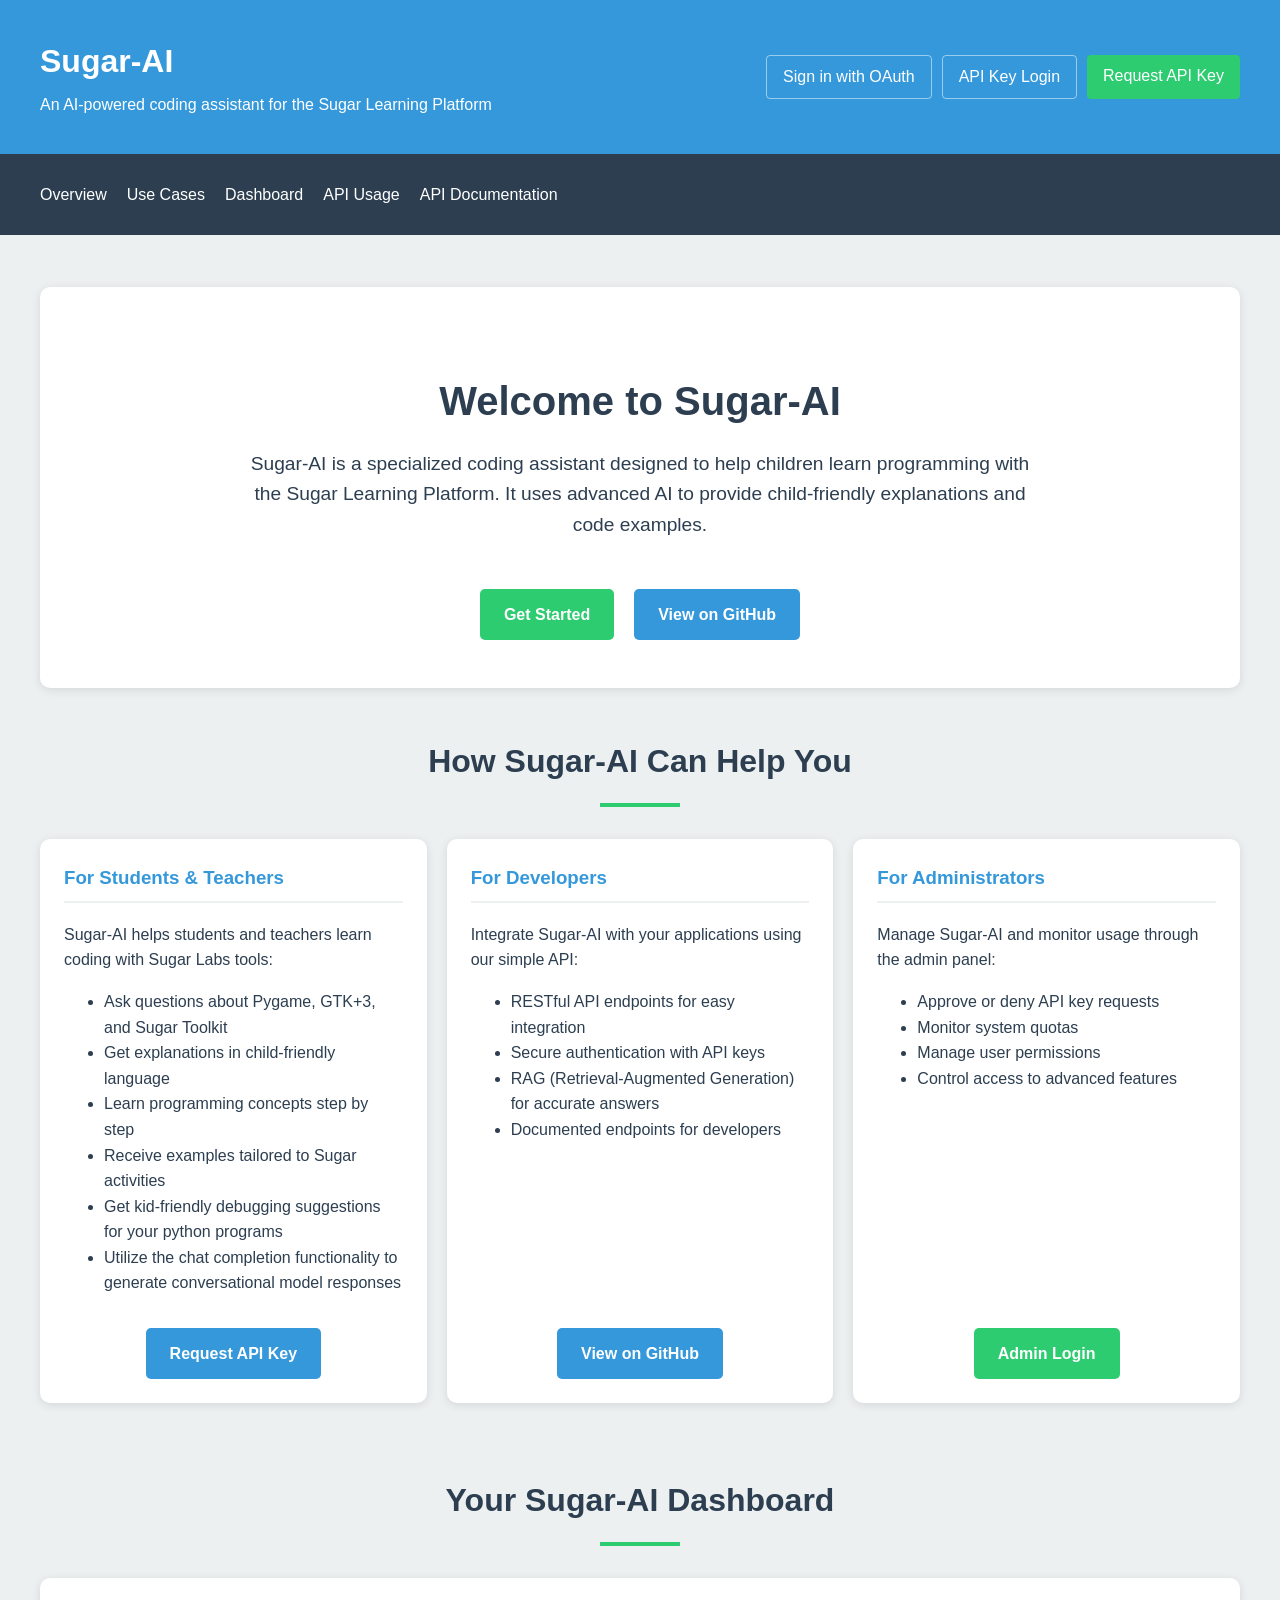
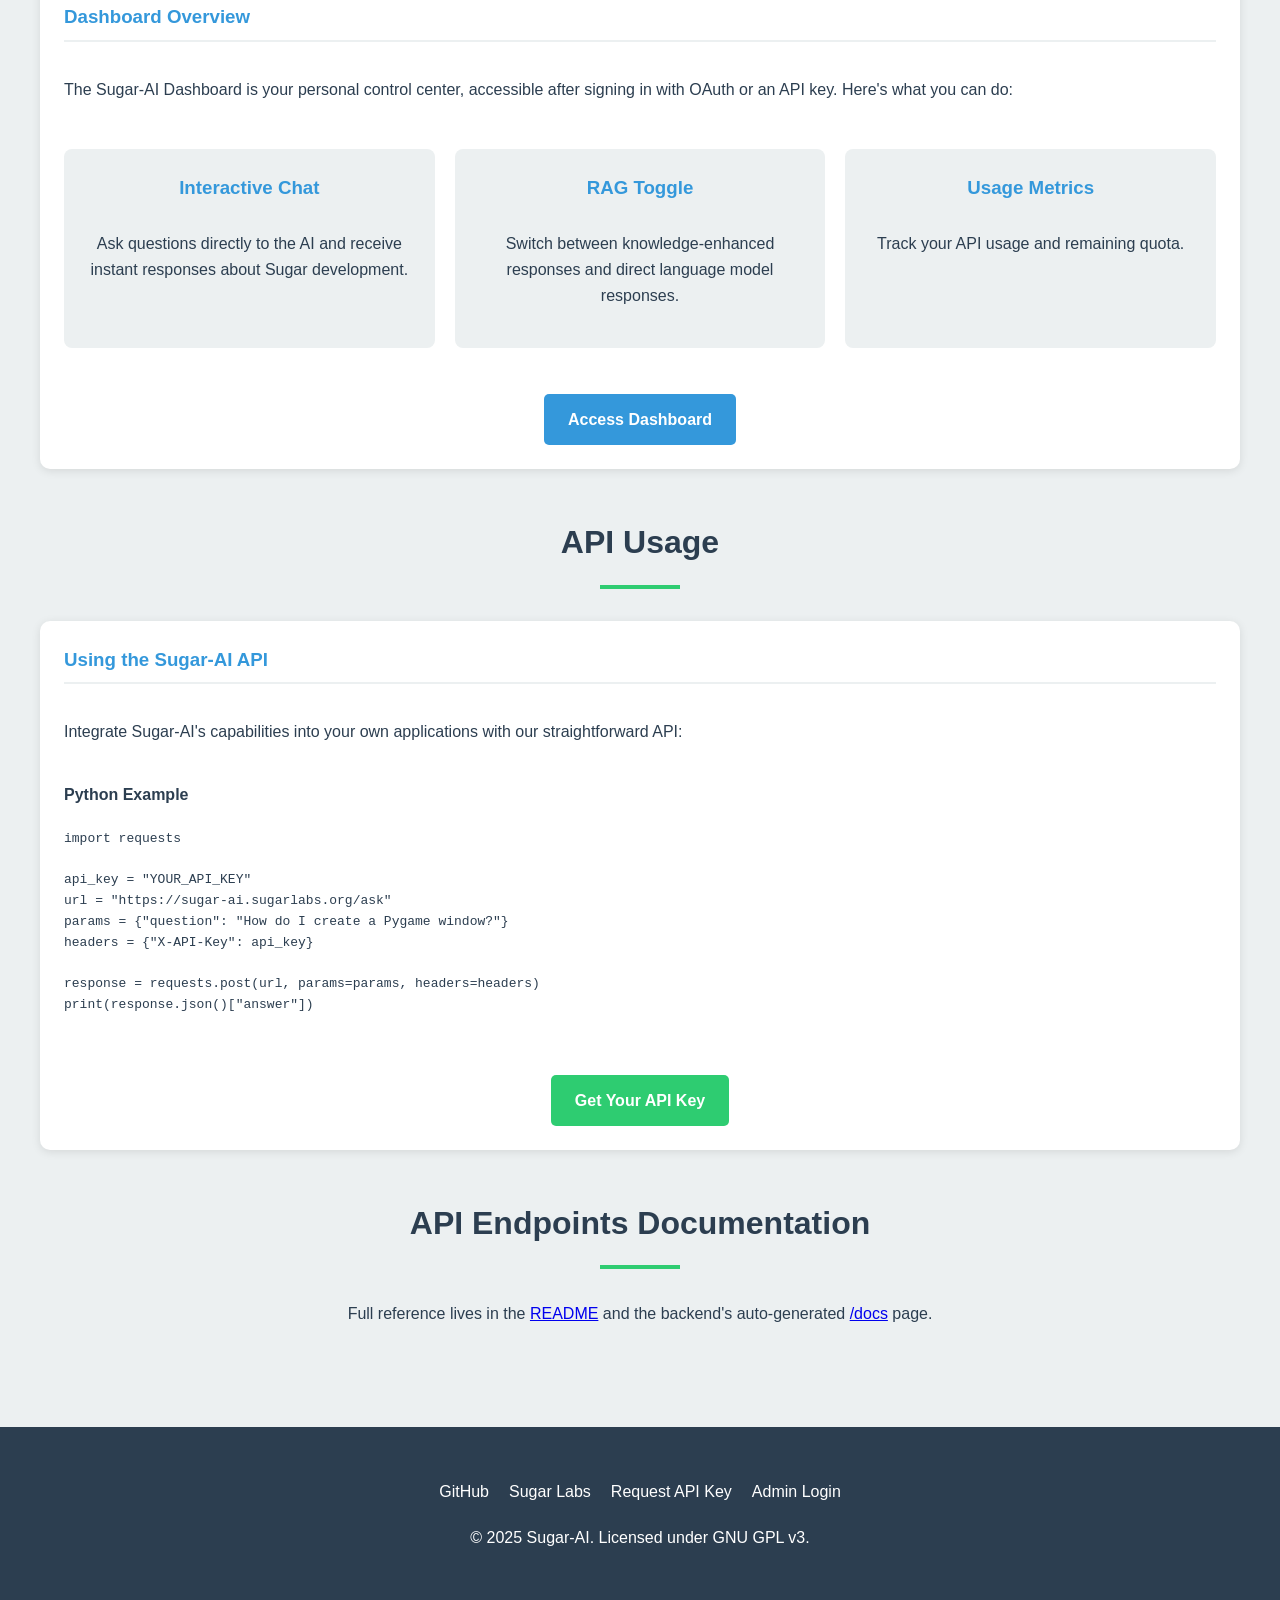
<file: docs/index.html>
<!DOCTYPE html>
<html lang="en">
<head>
    <meta charset="UTF-8">
    <meta name="viewport" content="width=device-width, initial-scale=1.0">
    <title>Welcome to Sugar-AI</title>
    <link rel="stylesheet" href="assets/css/common.css">
    <link rel="stylesheet" href="assets/css/welcome.css">
</head>
<body>
    <header>
        <div class="container header-container">
            <div class="logo">
                <h1>Sugar-AI</h1>
                <p>An AI-powered coding assistant for the Sugar Learning Platform</p>
            </div>
            <div class="nav-buttons">
                <a href="oauth-login.html" class="nav-btn">Sign in with OAuth</a>
                <a href="admin-login.html" class="nav-btn">API Key Login</a>
                <a href="request-key.html" class="nav-btn primary">Request API Key</a>
            </div>
        </div>
    </header>

    <nav class="page-nav">
        <div class="container">
            <ul>
                <li><a href="#overview">Overview</a></li>
                <li><a href="#use-cases">Use Cases</a></li>
                <li><a href="#dashboard">Dashboard</a></li>
                <li><a href="#api">API Usage</a></li>
                <li><a href="#docs">API Documentation</a></li>
            </ul>
        </div>
    </nav>

    <div class="container">
        <section id="overview" class="hero">
            <h2>Welcome to Sugar-AI</h2>
            <p>
                Sugar-AI is a specialized coding assistant designed to help children
                learn programming with the Sugar Learning Platform. It uses advanced
                AI to provide child-friendly explanations and code examples.
            </p>
            <div class="hero-buttons">
                <a href="request-key.html" class="btn btn-accent">Get Started</a>
                <a href="https://github.com/sugarlabs/sugar-ai" class="btn">View on GitHub</a>
            </div>
        </section>

        <h2 id="use-cases" class="section-title">How Sugar-AI Can Help You</h2>

        <div class="card-grid">
            <div class="card">
                <div class="card-content">
                    <h3>For Students &amp; Teachers</h3>
                    <p>Sugar-AI helps students and teachers learn coding with Sugar Labs tools:</p>
                    <ul>
                        <li>Ask questions about Pygame, GTK+3, and Sugar Toolkit</li>
                        <li>Get explanations in child-friendly language</li>
                        <li>Learn programming concepts step by step</li>
                        <li>Receive examples tailored to Sugar activities</li>
                        <li>Get kid-friendly debugging suggestions for your python programs</li>
                        <li>Utilize the chat completion functionality to generate conversational model responses</li>
                    </ul>
                </div>
                <div class="card-footer">
                    <a href="request-key.html" class="btn">Request API Key</a>
                </div>
            </div>

            <div class="card">
                <div class="card-content">
                    <h3>For Developers</h3>
                    <p>Integrate Sugar-AI with your applications using our simple API:</p>
                    <ul>
                        <li>RESTful API endpoints for easy integration</li>
                        <li>Secure authentication with API keys</li>
                        <li>RAG (Retrieval-Augmented Generation) for accurate answers</li>
                        <li>Documented endpoints for developers</li>
                    </ul>
                </div>
                <div class="card-footer">
                    <a href="https://github.com/sugarlabs/sugar-ai" class="btn">View on GitHub</a>
                </div>
            </div>

            <div class="card">
                <div class="card-content">
                    <h3>For Administrators</h3>
                    <p>Manage Sugar-AI and monitor usage through the admin panel:</p>
                    <ul>
                        <li>Approve or deny API key requests</li>
                        <li>Monitor system quotas</li>
                        <li>Manage user permissions</li>
                        <li>Control access to advanced features</li>
                    </ul>
                </div>
                <div class="card-footer">
                    <a href="admin-login.html" class="btn btn-accent">Admin Login</a>
                </div>
            </div>
        </div>

        <h2 id="dashboard" class="section-title">Your Sugar-AI Dashboard</h2>

        <div class="card">
            <h3>Dashboard Overview</h3>
            <p>
                The Sugar-AI Dashboard is your personal control center, accessible
                after signing in with OAuth or an API key. Here's what you can do:
            </p>

            <div class="feature-grid" style="margin-top: 30px">
                <div class="feature">
                    <h3>Interactive Chat</h3>
                    <p>Ask questions directly to the AI and receive instant responses about Sugar development.</p>
                </div>
                <div class="feature">
                    <h3>RAG Toggle</h3>
                    <p>Switch between knowledge-enhanced responses and direct language model responses.</p>
                </div>
                <div class="feature">
                    <h3>Usage Metrics</h3>
                    <p>Track your API usage and remaining quota.</p>
                </div>
            </div>

            <div style="text-align: center; margin-top: 30px">
                <a href="oauth-login.html" class="btn">Access Dashboard</a>
            </div>
        </div>

        <h2 id="api" class="section-title">API Usage</h2>

        <div class="card">
            <h3>Using the Sugar-AI API</h3>
            <p>Integrate Sugar-AI's capabilities into your own applications with our straightforward API:</p>

            <div class="code-example">
                <h4>Python Example</h4>
                <pre><code>import requests

api_key = "YOUR_API_KEY"
url = "https://sugar-ai.sugarlabs.org/ask"
params = {"question": "How do I create a Pygame window?"}
headers = {"X-API-Key": api_key}

response = requests.post(url, params=params, headers=headers)
print(response.json()["answer"])</code></pre>
            </div>

            <div style="text-align: center; margin-top: 30px">
                <a href="request-key.html" class="btn btn-accent">Get Your API Key</a>
            </div>
        </div>

        <div class="documentation-section">
            <h2 id="docs" class="section-title">API Endpoints Documentation</h2>
            <p style="text-align:center;">
                Full reference lives in the
                <a href="https://github.com/sugarlabs/sugar-ai#readme">README</a>
                and the backend's auto-generated
                <span id="docs-link">/docs</span> page.
            </p>
        </div>
    </div>

    <footer>
        <div class="container">
            <div class="footer-links">
                <a href="https://github.com/sugarlabs/sugar-ai">GitHub</a>
                <a href="https://www.sugarlabs.org/">Sugar Labs</a>
                <a href="request-key.html">Request API Key</a>
                <a href="admin-login.html">Admin Login</a>
            </div>
            <p>&copy; 2025 Sugar-AI. Licensed under GNU GPL v3.</p>
        </div>
    </footer>

    <script src="assets/js/config.js"></script>
    <script src="assets/js/auth.js"></script>
    <script src="assets/js/api.js"></script>
    <script src="assets/js/wake.js"></script>
    <script>
        document.addEventListener("DOMContentLoaded", function () {
            const link = document.getElementById("docs-link");
            if (link && window.SugarApi) {
                const a = document.createElement("a");
                a.href = window.SugarApi.backendUrl("/docs");
                a.textContent = "/docs";
                link.replaceWith(a);
            }
        });
    </script>
</body>
</html>
</file>
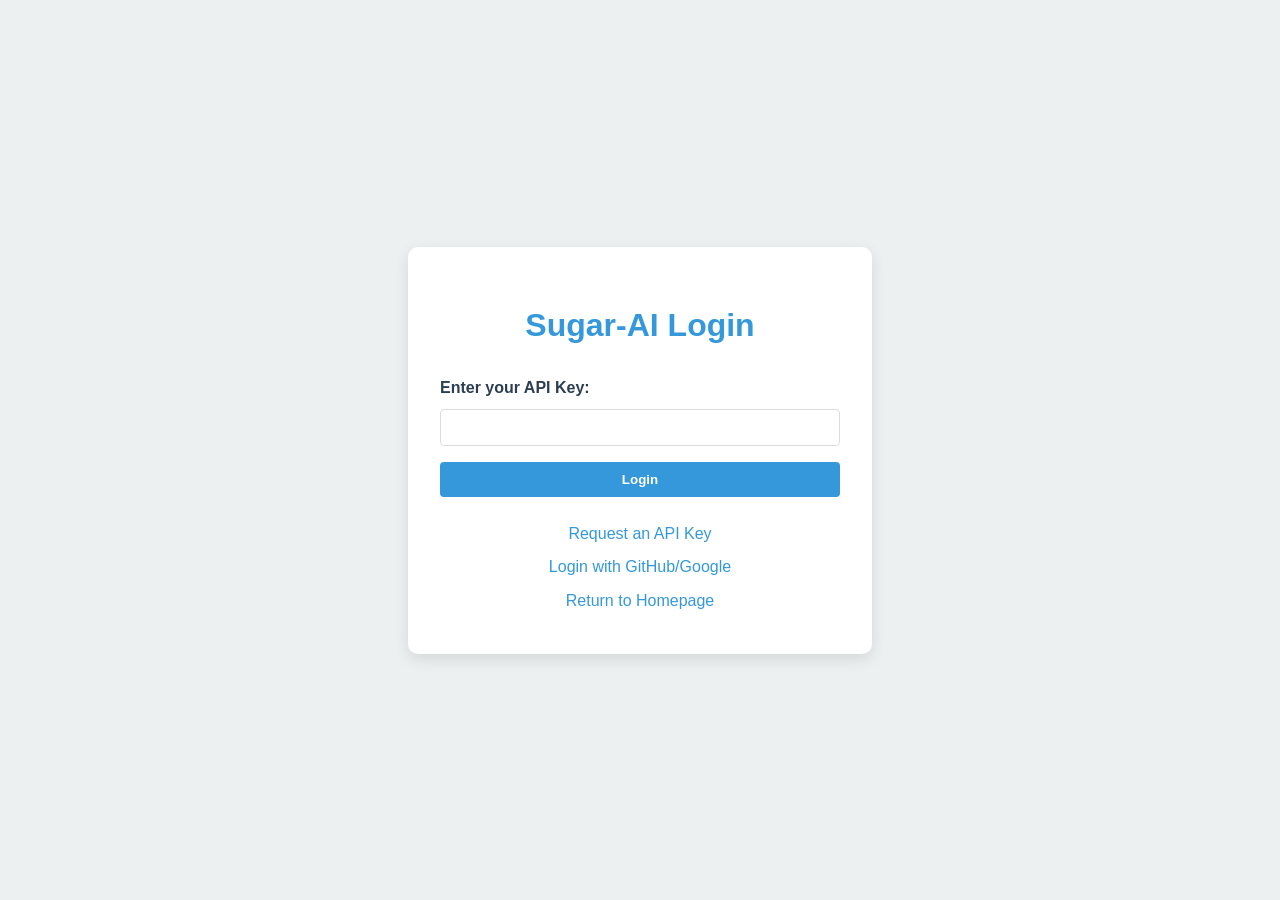
<file: docs/admin-login.html>
<!DOCTYPE html>
<html lang="en">
<head>
    <meta charset="UTF-8">
    <meta name="viewport" content="width=device-width, initial-scale=1.0">
    <title>API Key Login - Sugar-AI</title>
    <link rel="stylesheet" href="assets/css/login.css">
</head>
<body>
    <div class="login-container">
        <h1>Sugar-AI Login</h1>
        <p id="login-error" class="error" style="display:none;"></p>

        <form id="api-key-form">
            <label for="api_key">Enter your API Key:</label>
            <input type="password" id="api_key" name="api_key" required>
            <button type="submit">Login</button>
        </form>

        <div class="links">
            <a href="request-key.html">Request an API Key</a>
            <a href="oauth-login.html">Login with GitHub/Google</a>
            <a href="index.html">Return to Homepage</a>
        </div>
    </div>

    <script src="assets/js/config.js"></script>
    <script src="assets/js/auth.js"></script>
    <script src="assets/js/api.js"></script>
    <script src="assets/js/wake.js"></script>
    <script>
        document.addEventListener("DOMContentLoaded", function () {
            const form = document.getElementById("api-key-form");
            const errorBox = document.getElementById("login-error");

            form.addEventListener("submit", async function (e) {
                e.preventDefault();
                errorBox.style.display = "none";
                const key = document.getElementById("api_key").value.trim();
                if (!key) return;

                try {
                    const user = await window.SugarApi.apiJson("/api/user", {
                        headers: { "X-API-Key": key }
                    });
                    window.SugarAuth.setApiKey(key);
                    window.location.href = user.can_change_model ? "admin.html" : "dashboard.html";
                } catch (err) {
                    errorBox.textContent = "Invalid API key.";
                    errorBox.style.display = "block";
                }
            });
        });
    </script>
</body>
</html>
</file>
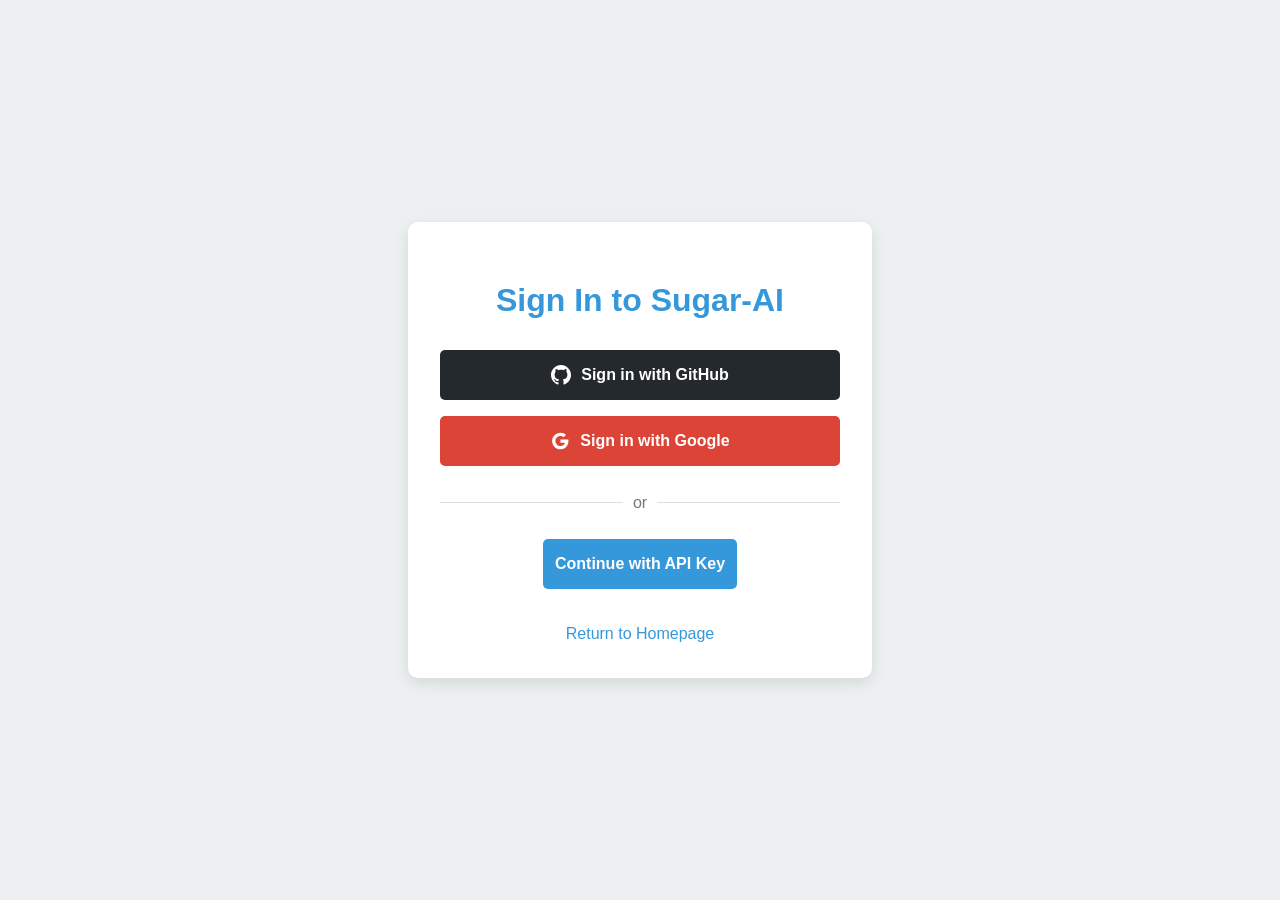
<file: docs/admin.html>
<!DOCTYPE html>
<html lang="en">
<head>
    <meta charset="UTF-8">
    <meta name="viewport" content="width=device-width, initial-scale=1.0">
    <title>API Key Admin - Sugar-AI</title>
    <link rel="stylesheet" href="assets/css/admin.css">
</head>
<body>
    <h1>Sugar-AI API Key Administration</h1>

    <div class="logout-container">
        <button id="logout-btn" class="logout-btn">Logout</button>
    </div>

    <div id="message" class="message" style="display:none;"></div>

    <div class="tabs">
        <button class="tablinks active" data-tab="Pending">Pending Requests</button>
        <button class="tablinks" data-tab="Approved">Approved Keys</button>
        <button class="tablinks" data-tab="Denied">Denied Requests</button>
    </div>

    <div id="Pending" class="tab-content" style="display: block">
        <h2>Pending Requests</h2>
        <table>
            <thead>
                <tr><th>Name</th><th>Email</th><th>Reason</th><th>Date</th><th>Actions</th></tr>
            </thead>
            <tbody id="pending-body"></tbody>
        </table>
    </div>

    <div id="Approved" class="tab-content">
        <h2>Approved API Keys</h2>
        <table>
            <thead>
                <tr><th>Name</th><th>Email</th><th>API Key</th><th>Admin</th><th>Status</th><th>Date</th><th>Actions</th></tr>
            </thead>
            <tbody id="approved-body"></tbody>
        </table>
    </div>

    <div id="Denied" class="tab-content">
        <h2>Denied Requests</h2>
        <table>
            <thead>
                <tr><th>Name</th><th>Email</th><th>Reason</th><th>Date</th><th>Actions</th></tr>
            </thead>
            <tbody id="denied-body"></tbody>
        </table>
    </div>

    <script src="assets/js/config.js"></script>
    <script src="assets/js/auth.js"></script>
    <script src="assets/js/api.js"></script>
    <script src="assets/js/wake.js"></script>
    <script src="assets/js/admin.js"></script>
</body>
</html>
</file>
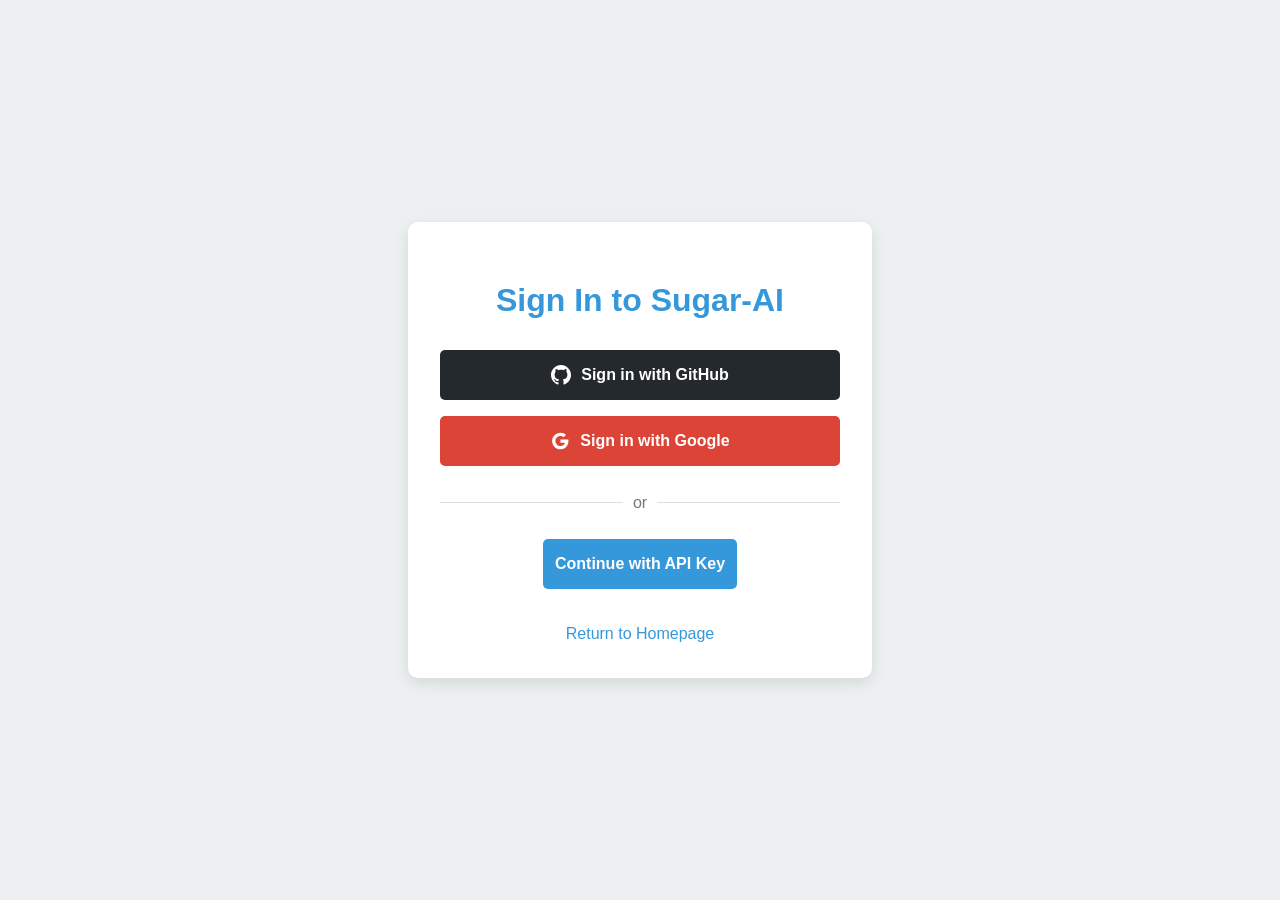
<file: docs/dashboard.html>
<!DOCTYPE html>
<html lang="en">
<head>
    <meta charset="UTF-8">
    <meta name="viewport" content="width=device-width, initial-scale=1.0">
    <title>Dashboard - Sugar-AI</title>
    <link rel="stylesheet" href="assets/css/common.css">
    <link rel="stylesheet" href="assets/css/dashboard.css">
</head>
<body>
    <header>
        <div class="container" style="display: flex; justify-content: space-between; align-items: center; width: 100%;">
            <h1 class="header-title">Sugar-AI Dashboard</h1>
            <div class="user-info">
                <span id="welcome-text">Welcome</span>
                <img id="user-avatar" src="" alt="Avatar" class="user-avatar" style="display:none;">
                <a id="admin-link" href="admin.html" class="btn" style="display:none; margin-left: 10px; background-color: var(--accent-color);">Admin Panel</a>
                <button id="logout-btn" class="btn btn-danger" style="margin-left: 10px;">Logout</button>
            </div>
        </div>
    </header>

    <div class="container">
        <div class="dashboard-grid">
            <aside class="sidebar">
                <nav>
                    <ul class="nav-menu">
                        <li><a href="#" class="active">Chat with AI</a></li>
                    </ul>
                </nav>

                <div class="api-key-info">
                    <h3>API Usage</h3>
                    <p>Daily quota: <span id="quota-remaining">--</span>/<span id="quota-total">--</span></p>
                    <div class="quota-bar-container">
                        <div class="quota-bar" style="width: 0%;"></div>
                    </div>
                    <div style="margin-top: 20px; border-top: 1px solid #ddd; padding-top: 15px;">
                        <h4 style="margin-top: 0;">Your API Key</h4>
                        <div style="position: relative;">
                            <input type="password" value="" id="api-key-field" readonly
                                style="width: 100%; padding: 8px; border: 1px solid #ddd; border-radius: 4px; font-family: monospace; margin-bottom: 10px;">
                            <div style="display: flex; gap: 10px;">
                                <button id="toggle-api-key" class="btn" style="flex: 1;">Show Key</button>
                                <button id="copy-api-key" class="btn" style="flex: 1;">Copy Key</button>
                            </div>
                        </div>
                        <p style="font-size: 0.8em; color: #777; margin-top: 8px;">
                            Use this key to authenticate API requests in your applications.
                        </p>
                    </div>
                </div>
            </aside>

            <main class="main-content">
                <h2>Chat with Sugar-AI</h2>
                <p>Ask questions about Pygame, GTK+3, or Sugar Toolkit programming:</p>

                <div class="chat-interface">
                    <div class="chat-messages" id="chat-messages">
                        <div style="text-align: center; color: #777;">
                            <p>Start a conversation with Sugar-AI!</p>
                            <p>Try asking: "How do I create a Sugar activity?"</p>
                        </div>
                    </div>

                    <div class="chat-input-container">
                        <input type="text" class="chat-input" id="chat-input" placeholder="Type your question...">
                        <button class="chat-submit" id="chat-submit">Send</button>
                    </div>
                </div>

                <div style="margin-top: 20px;">
                    <div style="margin-bottom: 15px;">
                        <label>
                            <input type="radio" name="endpoint-choice" value="ask" checked>
                            RAG (Retrieval-Augmented Generation)
                        </label>
                        <p style="color: #777; font-size: 0.9em; margin: 5px 0 0 25px;">
                            Enhanced responses with information from Sugar documentation.
                        </p>
                    </div>

                    <div style="margin-bottom: 15px;">
                        <label>
                            <input type="radio" name="endpoint-choice" value="ask-llm">
                            Direct LLM
                        </label>
                        <p style="color: #777; font-size: 0.9em; margin: 5px 0 0 25px;">
                            Faster responses directly from the language model.
                        </p>
                    </div>

                    <div style="margin-bottom: 15px;">
                        <label>
                            <input type="radio" name="endpoint-choice" value="ask-llm-prompted">
                            Custom Prompt
                        </label>
                        <p style="color: #777; font-size: 0.9em; margin: 5px 0 0 25px;">
                            Use custom prompts and advanced generation parameters.
                        </p>
                    </div>

                    <div id="custom-prompt-options" style="display: none; margin-top: 15px; padding: 15px; background: #f8f9fa; border-radius: 8px; border: 1px solid #e9ecef;">
                        <div style="margin-bottom: 15px;">
                            <label for="custom-prompt" style="display: block; margin-bottom: 5px; font-weight: bold;">System Prompt:</label>
                            <textarea id="custom-prompt" rows="3" style="width: 100%; padding: 8px; border: 1px solid #ddd; border-radius: 4px; resize: vertical;" placeholder="You are a helpful assistant. Provide clear and detailed answers."></textarea>
                        </div>

                        <details style="margin-bottom: 10px;">
                            <summary style="cursor: pointer; font-weight: bold; color: #666;">Advanced Generation Parameters</summary>
                            <div class="param-grid">
                                <div><label for="temperature">Temperature (0.0-1.0):</label><input type="number" id="temperature" min="0" max="1" step="0.1" value="0.7"></div>
                                <div><label for="top-p">Top P (0.1-1.0):</label><input type="number" id="top-p" min="0.1" max="1" step="0.1" value="0.9"></div>
                                <div><label for="top-k">Top K (1-100):</label><input type="number" id="top-k" min="1" max="100" value="50"></div>
                                <div><label for="max-length">Max Length:</label><input type="number" id="max-length" min="100" max="2048" value="1024"></div>
                                <div><label for="repetition-penalty">Repetition Penalty:</label><input type="number" id="repetition-penalty" min="0.5" max="2" step="0.1" value="1.1"></div>
                                <div style="display: flex; align-items: center;">
                                    <label><input type="checkbox" id="truncation" checked> Enable Truncation</label>
                                </div>
                            </div>

                            <div class="presets-info">
                                <strong>Quick Presets:</strong>
                                <div style="margin-top: 5px;">
                                    <button type="button" class="preset-btn" data-preset="code" style="background: #007bff; color: white;">Code</button>
                                    <button type="button" class="preset-btn" data-preset="creative" style="background: #28a745; color: white;">Creative</button>
                                    <button type="button" class="preset-btn" data-preset="factual" style="background: #ffc107; color: black;">Factual</button>
                                </div>
                            </div>
                        </details>
                    </div>
                </div>
            </main>
        </div>
    </div>

    <script src="assets/js/config.js"></script>
    <script src="assets/js/auth.js"></script>
    <script src="assets/js/api.js"></script>
    <script src="assets/js/wake.js"></script>
    <script src="assets/js/dashboard.js"></script>
</body>
</html>
</file>
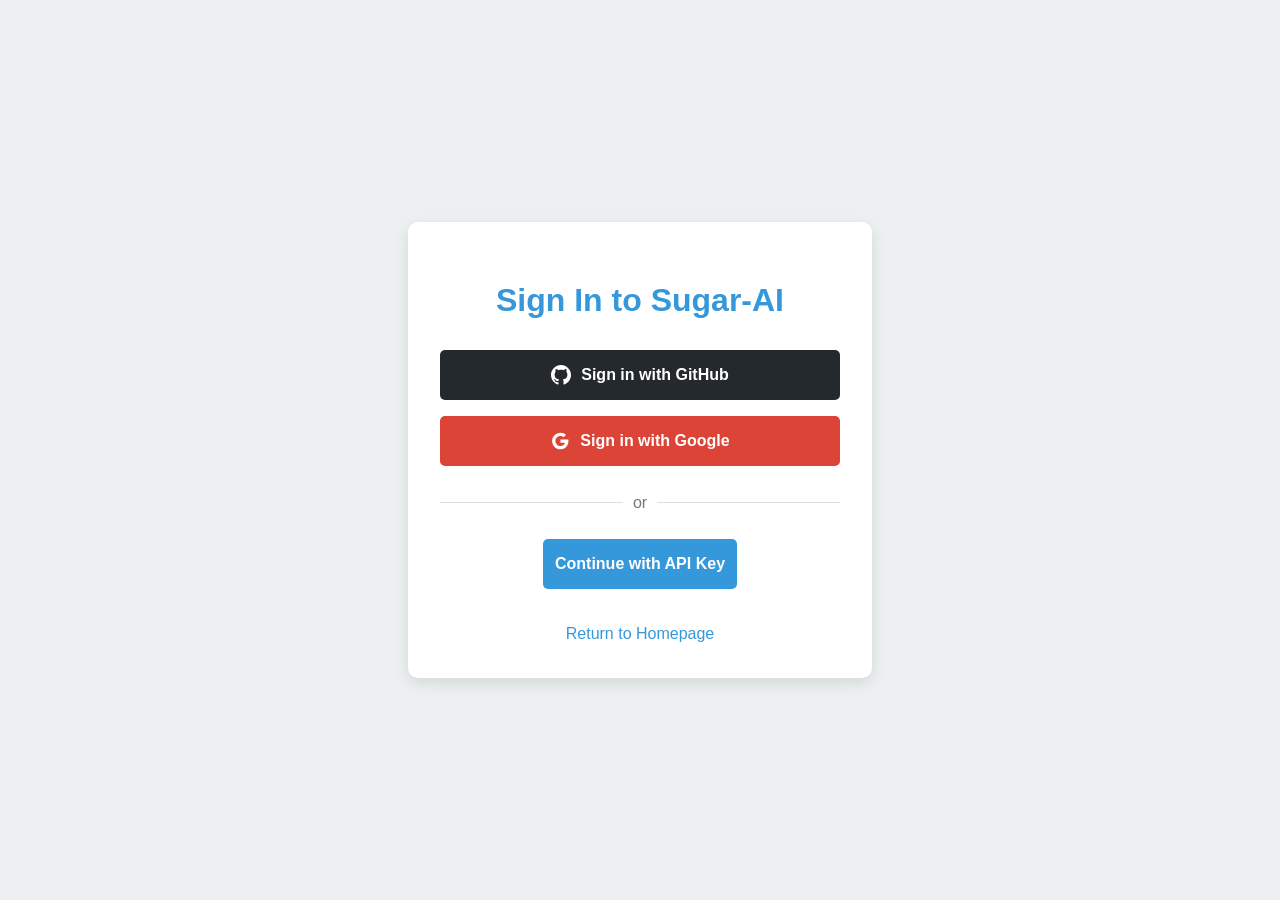
<file: docs/oauth-login.html>
<!DOCTYPE html>
<html lang="en">
<head>
    <meta charset="UTF-8">
    <meta name="viewport" content="width=device-width, initial-scale=1.0">
    <title>Sign In - Sugar-AI</title>
    <link rel="stylesheet" href="assets/css/login.css">
    <link rel="stylesheet" href="assets/css/oauth.css">
</head>
<body>
    <div class="login-container">
        <h1>Sign In to Sugar-AI</h1>

        <div id="oauth-error" style="display:none; color:#c0392b; margin-bottom:1rem;"></div>

        <div class="login-buttons">
            <a id="github-login" href="#" class="oauth-btn github-btn">
                <svg width="20" height="20" viewBox="0 0 24 24" fill="currentColor">
                    <path d="M12 0c-6.626 0-12 5.373-12 12 0 5.302 3.438 9.8 8.207 11.387.599.111.793-.261.793-.577v-2.234c-3.338.726-4.033-1.416-4.033-1.416-.546-1.387-1.333-1.756-1.333-1.756-1.089-.745.083-.729.083-.729 1.205.084 1.839 1.237 1.839 1.237 1.07 1.834 2.807 1.304 3.492.997.107-.775.418-1.305.762-1.604-2.665-.305-5.467-1.334-5.467-5.931 0-1.311.469-2.381 1.236-3.221-.124-.303-.535-1.524.117-3.176 0 0 1.008-.322 3.301 1.23.957-.266 1.983-.399 3.003-.404 1.02.005 2.047.138 3.006.404 2.291-1.552 3.297-1.23 3.297-1.23.653 1.653.242 2.874.118 3.176.77.84 1.235 1.911 1.235 3.221 0 4.609-2.807 5.624-5.479 5.921.43.372.823 1.102.823 2.222v3.293c0 .319.192.694.801.576 4.765-1.589 8.199-6.086 8.199-11.386 0-6.627-5.373-12-12-12z"/>
                </svg>
                Sign in with GitHub
            </a>

            <a id="google-login" href="#" class="oauth-btn google-btn">
                <svg xmlns="http://www.w3.org/2000/svg" width="20" height="20" viewBox="0 0 24 24" fill="currentColor">
                    <path d="M12.545,10.239v3.821h5.445c-0.712,2.315-2.647,3.972-5.445,3.972c-3.332,0-6.033-2.701-6.033-6.032s2.701-6.032,6.033-6.032c1.498,0,2.866,0.549,3.921,1.453l2.814-2.814C17.503,2.988,15.139,2,12.545,2C7.021,2,2.543,6.477,2.543,12s4.478,10,10.002,10c8.396,0,10.249-7.85,9.426-11.748L12.545,10.239z"/>
                </svg>
                Sign in with Google
            </a>
        </div>

        <div class="login-separator"><span>or</span></div>

        <a href="admin-login.html" class="api-login-btn">Continue with API Key</a>

        <a href="index.html" class="return-link">Return to Homepage</a>
    </div>

    <script src="assets/js/config.js"></script>
    <script src="assets/js/auth.js"></script>
    <script src="assets/js/api.js"></script>
    <script src="assets/js/wake.js"></script>
    <script>
        document.addEventListener("DOMContentLoaded", function () {
            const params = new URLSearchParams(window.location.search);
            const err = params.get("error");
            if (err) {
                const box = document.getElementById("oauth-error");
                box.style.display = "block";
                box.textContent = "Login failed: " + err;
            }

            const frontendReturn = encodeURIComponent(window.location.origin + window.location.pathname.replace(/oauth-login\.html$/, "dashboard.html"));
            document.getElementById("github-login").href =
                window.SugarApi.backendUrl("/auth/github?frontend_redirect=" + frontendReturn);
            document.getElementById("google-login").href =
                window.SugarApi.backendUrl("/auth/google?frontend_redirect=" + frontendReturn);
        });
    </script>
</body>
</html>
</file>
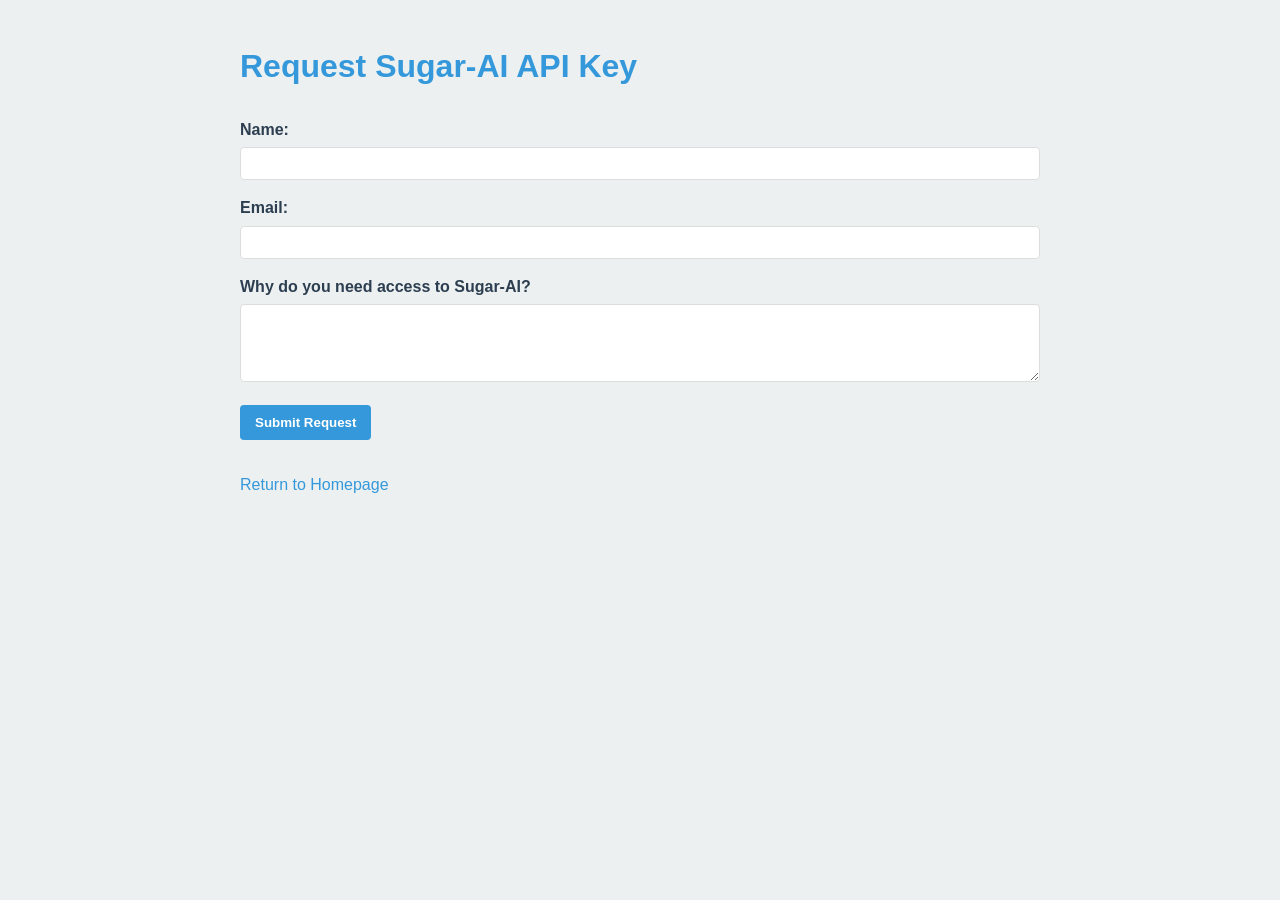
<file: docs/request-key.html>
<!DOCTYPE html>
<html lang="en">
<head>
    <meta charset="UTF-8">
    <meta name="viewport" content="width=device-width, initial-scale=1.0">
    <title>Request API Key - Sugar-AI</title>
    <link rel="stylesheet" href="assets/css/forms.css">
</head>
<body>
    <h1>Request Sugar-AI API Key</h1>

    <div id="message" class="message" style="display:none;"></div>

    <form id="request-form">
        <div class="form-group">
            <label for="name">Name:</label>
            <input type="text" id="name" name="name" required>
        </div>

        <div class="form-group">
            <label for="email">Email:</label>
            <input type="email" id="email" name="email" required>
        </div>

        <div class="form-group">
            <label for="reason">Why do you need access to Sugar-AI?</label>
            <textarea id="reason" name="reason" rows="4" required></textarea>
        </div>

        <button type="submit">Submit Request</button>
    </form>

    <a href="index.html" class="return-link">Return to Homepage</a>

    <script src="assets/js/config.js"></script>
    <script src="assets/js/auth.js"></script>
    <script src="assets/js/api.js"></script>
    <script src="assets/js/wake.js"></script>
    <script>
        document.addEventListener("DOMContentLoaded", function () {
            const form = document.getElementById("request-form");
            const msg = document.getElementById("message");

            form.addEventListener("submit", async function (e) {
                e.preventDefault();
                msg.style.display = "none";

                const body = {
                    name: document.getElementById("name").value.trim(),
                    email: document.getElementById("email").value.trim(),
                    reason: document.getElementById("reason").value.trim()
                };

                try {
                    await window.SugarApi.apiJson("/api/request-key", {
                        method: "POST",
                        headers: { "Content-Type": "application/json" },
                        body: JSON.stringify(body)
                    });
                    msg.className = "message success";
                    msg.textContent = "Your API key request has been submitted. You will be notified once it's approved.";
                    msg.style.display = "block";
                    form.reset();
                } catch (err) {
                    msg.className = "message error";
                    msg.textContent = "Request failed: " + err.message;
                    msg.style.display = "block";
                }
            });
        });
    </script>
</body>
</html>
</file>
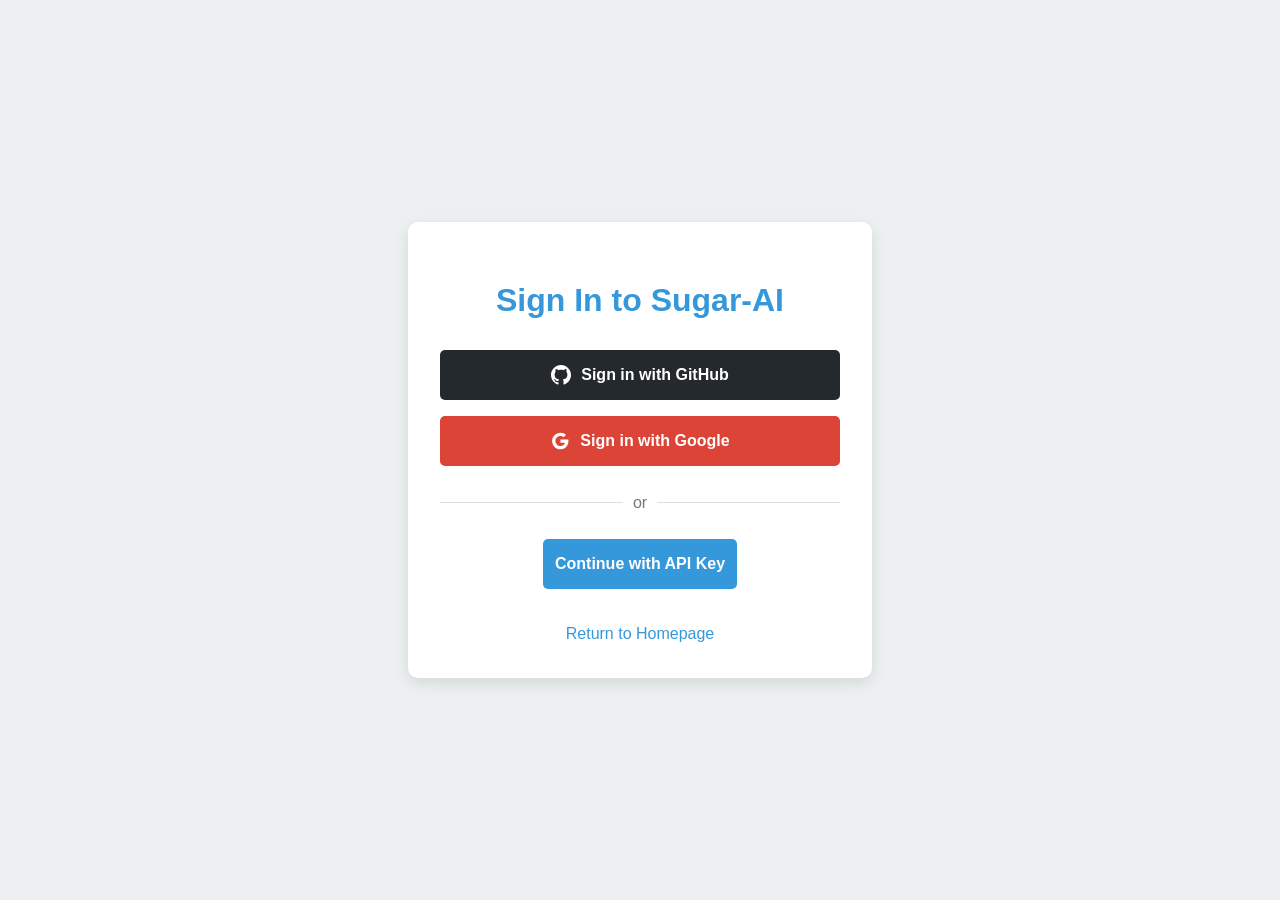
<file: templates/oauth_login.html>
<!DOCTYPE html>
<html>
<head>
    <title>Sign In - Sugar-AI</title>
    <meta name="viewport" content="width=device-width, initial-scale=1">
    <link rel="stylesheet" href="/static/css/login.css">
    <link rel="stylesheet" href="/static/css/oauth.css">
</head>
<body>
    <div class="login-container">
        <h1>Sign In to Sugar-AI</h1>
        
        <div class="login-buttons">
            <a href="/auth/github" class="oauth-btn github-btn">
                <svg width="20" height="20" viewBox="0 0 24 24" fill="currentColor">
                    <path d="M12 0c-6.626 0-12 5.373-12 12 0 5.302 3.438 9.8 8.207 11.387.599.111.793-.261.793-.577v-2.234c-3.338.726-4.033-1.416-4.033-1.416-.546-1.387-1.333-1.756-1.333-1.756-1.089-.745.083-.729.083-.729 1.205.084 1.839 1.237 1.839 1.237 1.07 1.834 2.807 1.304 3.492.997.107-.775.418-1.305.762-1.604-2.665-.305-5.467-1.334-5.467-5.931 0-1.311.469-2.381 1.236-3.221-.124-.303-.535-1.524.117-3.176 0 0 1.008-.322 3.301 1.23.957-.266 1.983-.399 3.003-.404 1.02.005 2.047.138 3.006.404 2.291-1.552 3.297-1.23 3.297-1.23.653 1.653.242 2.874.118 3.176.77.84 1.235 1.911 1.235 3.221 0 4.609-2.807 5.624-5.479 5.921.43.372.823 1.102.823 2.222v3.293c0 .319.192.694.801.576 4.765-1.589 8.199-6.086 8.199-11.386 0-6.627-5.373-12-12-12z"/>
                </svg>
                Sign in with GitHub
            </a>
            
            <a href="/auth/google" class="oauth-btn google-btn">
                <svg xmlns="http://www.w3.org/2000/svg" width="20" height="20" viewBox="0 0 24 24" fill="currentColor">
                    <path d="M12.545,10.239v3.821h5.445c-0.712,2.315-2.647,3.972-5.445,3.972c-3.332,0-6.033-2.701-6.033-6.032s2.701-6.032,6.033-6.032c1.498,0,2.866,0.549,3.921,1.453l2.814-2.814C17.503,2.988,15.139,2,12.545,2C7.021,2,2.543,6.477,2.543,12s4.478,10,10.002,10c8.396,0,10.249-7.85,9.426-11.748L12.545,10.239z"/>
                </svg>
                Sign in with Google
            </a>
        </div>
        
        <div class="login-separator">
            <span>or</span>
        </div>
        
        <a href="/admin-login" class="api-login-btn">Continue with API Key</a>
        
        <a href="/" class="return-link">Return to Homepage</a>
    </div>
</body>
</html>
</file>
<file: docs/assets/css/common.css>
/* Common CSS Variables */
:root {
  --primary-color: #3498db;
  --accent-color: #2ecc71;
  --dark-color: #2c3e50;
  --light-color: #ecf0f1;
  --warning-color: #e74c3c;
}

/* Common Base Styles */
body {
  font-family: "Arial", sans-serif;
  line-height: 1.6;
  margin: 0;
  padding: 0;
  background-color: var(--light-color);
  color: var(--dark-color);
}

html {
  scroll-behavior: smooth;
}

.container {
  max-width: 1200px;
  margin: 0 auto;
  padding: 20px;
}

/* Common Button Styles */
.btn {
  display: inline-block;
  background: var(--primary-color);
  color: white;
  padding: 0.8rem 1.5rem;
  text-decoration: none;
  border-radius: 5px;
  font-weight: bold;
  margin-top: 1rem;
  transition: background 0.3s;
  border: none;
  cursor: pointer;
}

.btn:hover {
  background: #2980b9;
}

.btn-accent {
  background: var(--accent-color);
}

.btn-accent:hover {
  background: #27ae60;
}

.btn-danger {
  background: var(--warning-color);
}

.btn-danger:hover {
  background: #c0392b;
}

/* Common Footer Styles */
footer {
  background: var(--dark-color);
  color: white;
  text-align: center;
  padding: 2rem 0;
  margin-top: 3rem;
}

.footer-links {
  display: flex;
  justify-content: center;
  gap: 20px;
  margin-bottom: 20px;
}

.footer-links a {
  color: white;
  text-decoration: none;
}

.footer-links a:hover {
  text-decoration: underline;
}

/* Common Form Styles */
.form-group {
  margin-bottom: 1rem;
}

.form-group label {
  display: block;
  margin-bottom: 0.5rem;
  font-weight: bold;
}

.form-control {
  width: 100%;
  padding: 0.75rem;
  border: 1px solid #ddd;
  border-radius: 4px;
  font-size: 1rem;
}

/* Common Alert/Message Styles */
.alert {
  padding: 0.75rem 1.25rem;
  margin-bottom: 1rem;
  border: 1px solid transparent;
  border-radius: 0.25rem;
}

.alert-success {
  background-color: #d4edda;
  border-color: #c3e6cb;
  color: #155724;
}

.alert-danger {
  background-color: #f8d7da;
  border-color: #f5c6cb;
  color: #721c24;
}

.alert-warning {
  background-color: #fff3cd;
  border-color: #ffeeba;
  color: #856404;
}

.alert-info {
  background-color: #d1ecf1;
  border-color: #bee5eb;
  color: #0c5460;
}

/* Common Card Styles */
.card {
  background: white;
  border-radius: 10px;
  box-shadow: 0 2px 10px rgba(0, 0, 0, 0.1);
  padding: 1.5rem;
  margin-bottom: 1.5rem;
}

/* Mobile Responsiveness */
@media (max-width: 768px) {
  .container {
    padding: 10px;
  }
  
  .btn {
    display: block;
    width: 100%;
    text-align: center;
  }
}
</file>
<file: docs/assets/css/welcome.css>
:root {
  --primary-color: #3498db;
  --accent-color: #2ecc71;
  --dark-color: #2c3e50;
  --light-color: #ecf0f1;
  --warning-color: #e74c3c;
}

body {
  font-family: "Arial", sans-serif;
  line-height: 1.6;
  margin: 0;
  padding: 0;
  background-color: var(--light-color);
  color: var(--dark-color);
}

html {
  scroll-behavior: smooth;
}

.container {
  max-width: 1200px;
  margin: 0 auto;
  padding: 20px;
}

/* Header Styles */
header {
  background: var(--primary-color);
  color: white;
  padding: 1rem 0;
}

.header-container {
  display: flex;
  justify-content: space-between;
  align-items: center;
}

.logo h1 {
  margin: 0;
  font-size: 2rem;
}

.logo p {
  margin: 5px 0 0;
  font-size: 1rem;
}

.nav-buttons {
  display: flex;
  gap: 10px;
}

.nav-btn {
  display: inline-block;
  padding: 0.5rem 1rem;
  color: white;
  text-decoration: none;
  border-radius: 4px;
  border: 1px solid rgba(255, 255, 255, 0.5);
  transition: all 0.3s;
}

.nav-btn:hover {
  background: rgba(255, 255, 255, 0.2);
}

.nav-btn.primary {
  background: var(--accent-color);
  border: none;
}

.nav-btn.primary:hover {
  background: #27ae60;
}

/* Page Navigation */
.page-nav {
  background: var(--dark-color);
  padding: 0.5rem 0;
  position: sticky;
  top: 0;
  z-index: 100;
}

.page-nav ul {
  display: flex;
  list-style: none;
  margin: 0;
  padding: 0;
  gap: 20px;
}

.page-nav a {
  color: white;
  text-decoration: none;
  font-weight: 500;
  padding: 0.5rem 0;
  transition: color 0.3s;
}

.page-nav a:hover {
  color: var(--accent-color);
}

/* Hero Section */
.hero {
  text-align: center;
  padding: 3rem 0;
  background: white;
  margin: 2rem 0;
  border-radius: 10px;
  box-shadow: 0 2px 10px rgba(0, 0, 0, 0.1);
}

.hero h2 {
  font-size: 2.5rem;
  margin-bottom: 1rem;
}

.hero p {
  font-size: 1.2rem;
  max-width: 800px;
  margin: 0 auto 2rem;
}

.hero-buttons {
  display: flex;
  justify-content: center;
  gap: 20px;
}

/* Buttons */
.btn {
  display: inline-block;
  background: var(--primary-color);
  color: white;
  padding: 0.8rem 1.5rem;
  text-decoration: none;
  border-radius: 5px;
  font-weight: bold;
  margin-top: 1rem;
  transition: background 0.3s;
}

.btn:hover {
  background: #2980b9;
}

.btn-accent {
  background: var(--accent-color);
}

.btn-accent:hover {
  background: #27ae60;
}

/* Section Titles */
.section-title {
  text-align: center;
  font-size: 2rem;
  margin: 3rem 0 2rem;
  position: relative;
}

.section-title::after {
  content: "";
  display: block;
  width: 80px;
  height: 4px;
  background: var(--accent-color);
  margin: 1rem auto;
}

/* Cards */
.card-grid {
  display: grid;
  grid-template-columns: repeat(auto-fit, minmax(300px, 1fr));
  gap: 20px;
  margin: 2rem 0;
}

.card {
  background: white;
  border-radius: 10px;
  box-shadow: 0 2px 10px rgba(0, 0, 0, 0.1);
  padding: 1.5rem;
  transition: transform 0.3s;
  display: flex;
  flex-direction: column;
}

.card-content {
  flex-grow: 1;
}

.card:hover {
  transform: translateY(-5px);
}

.card h3 {
  margin-top: 0;
  color: var(--primary-color);
  border-bottom: 2px solid var(--light-color);
  padding-bottom: 0.5rem;
}

.card-footer {
  margin-top: auto;
  text-align: center;
}

/* Feature Grid */
.feature-grid {
  display: grid;
  grid-template-columns: repeat(auto-fit, minmax(250px, 1fr));
  gap: 20px;
}

.feature {
  background: var(--light-color);
  padding: 1.5rem;
  border-radius: 8px;
  text-align: center;
}

.feature h3 {
  margin-top: 0;
  color: var(--primary-color);
}

/* Footer */
footer {
  background: var(--dark-color);
  color: white;
  text-align: center;
  padding: 2rem 0;
  margin-top: 3rem;
}

.footer-links {
  display: flex;
  justify-content: center;
  gap: 20px;
  margin-bottom: 20px;
}

.footer-links a {
  color: white;
  text-decoration: none;
}

.footer-links a:hover {
  text-decoration: underline;
}

.documentation-section {
  margin: 2rem 0;
}

.endpoint {
  background: var(--light-color);
  border-radius: 8px;
  padding: 1.5rem;
  margin-bottom: 2rem;
  box-shadow: 0 2px 10px rgba(0, 0, 0, 0.1);
}

.endpoint h3 {
  margin-top: 0;
  color: var(--primary-color);
}

.endpoint-method {
  display: inline-block;
  background: var(--primary-color);
  color: white;
  padding: 0.3rem 0.8rem;
  border-radius: 4px;
  font-weight: bold;
  font-size: 0.9rem;
  margin-right: 0.5rem;
}

.endpoint-url {
  display: inline-block;
  font-family: monospace;
  background: rgba(0, 0, 0, 0.05);
  padding: 0.3rem 0.8rem;
  border-radius: 4px;
  font-size: 0.9rem;
}

.endpoint-details {
  margin-top: 1rem;
  background: rgba(255, 255, 255, 0.5);
  border-radius: 4px;
  padding: 1rem;
}

.endpoint-details h4 {
  margin-top: 1rem;
  margin-bottom: 0.5rem;
  color: var(--primary-color);
}

.endpoint-details pre {
  background: rgba(0, 0, 0, 0.05);
  padding: 0.8rem;
  border-radius: 4px;
  overflow-x: auto;
  font-size: 0.9rem;
}

.admin-only {
  border-left: 4px solid var(--accent-color);
}


/* For mobile devices */
@media (max-width: 768px) {
  .header-container {
    flex-direction: column;
    text-align: center;
  }

  .nav-buttons {
    margin-top: 20px;
  }
  
  .page-nav ul {
    flex-direction: column;
    align-items: center;
  }
}
</file>
<file: docs/assets/css/login.css>
/* login styles for all auth pages */
:root {
    --primary-color: #3498db;
    --accent-color: #2ecc71;
    --dark-color: #2c3e50;
    --light-color: #ecf0f1;
    --warning-color: #e74c3c;
}

body {
    font-family: 'Arial', sans-serif;
    line-height: 1.6;
    margin: 0;
    padding: 0;
    background-color: var(--light-color);
    color: var(--dark-color);
    display: flex;
    align-items: center;
    justify-content: center;
    height: 100vh;
}

.login-container {
    background-color: white;
    border-radius: 10px;
    box-shadow: 0 5px 15px rgba(0,0,0,0.1);
    padding: 2rem;
    width: 100%;
    max-width: 400px;
    text-align: center;
}

h1 {
    color: var(--primary-color);
    margin-bottom: 1.5rem;
}

form {
    margin-bottom: 1.5rem;
}

label {
    display: block;
    margin-bottom: 8px;
    font-weight: bold;
    text-align: left;
}

input {
    width: 100%;
    padding: 10px;
    border: 1px solid #ddd;
    border-radius: 4px;
    margin-bottom: 1rem;
    box-sizing: border-box;
}

button {
    background-color: var(--primary-color);
    color: white;
    padding: 10px 15px;
    border: none;
    border-radius: 4px;
    width: 100%;
    cursor: pointer;
    font-weight: bold;
}

button:hover {
    background-color: #2980b9;
}

.error {
    color: var(--warning-color);
    margin-bottom: 1rem;
}

.links {
    margin-top: 1rem;
}

.links a {
    display: block;
    color: var(--primary-color);
    margin-bottom: 0.5rem;
    text-decoration: none;
}

.links a:hover {
    text-decoration: underline;
}
</file>
<file: docs/assets/css/admin.css>
/* admin panel styles */
body {
  font-family: Arial, sans-serif;
  line-height: 1.6;
  max-width: 1200px;
  margin: 0 auto;
  padding: 20px;
}

table {
  width: 100%;
  border-collapse: collapse;
  margin: 20px 0;
}

table, th, td {
  border: 1px solid #ddd;
}

th, td {
  padding: 12px;
  text-align: left;
}

th {
  background-color: #f2f2f2;
}

tr:nth-child(even) {
  background-color: #f9f9f9;
}

.action-btn {
  padding: 8px 12px;
  border: none;
  border-radius: 4px;
  cursor: pointer;
  margin: 3px;
  font-weight: bold;
  transition: all 0.2s ease;
  box-shadow: 0 2px 3px rgba(0, 0, 0, 0.1);
  min-width: 100px;
  display: inline-block;
  text-align: center;
}

.action-btn:hover {
  box-shadow: 0 4px 6px rgba(0, 0, 0, 0.15);
  transform: translateY(-1px);
}

.approve {
  background-color: #4caf50;
  color: white;
}

.deny {
  background-color: #f44336;
  color: white;
}

.toggle-admin {
  background-color: #673ab7;
  color: white;
}

.toggle-status {
  background-color: #2196f3;
  color: white;
}

.message {
  padding: 10px;
  margin: 10px 0;
  border-radius: 4px;
}

.success {
  background-color: #d4edda;
  color: #155724;
}

.error {
  background-color: #f8d7da;
  color: #721c24;
}

.tabs {
  overflow: hidden;
  border: 1px solid #ccc;
  background-color: #f1f1f1;
}

.tabs button {
  background-color: inherit;
  float: left;
  border: none;
  outline: none;
  cursor: pointer;
  padding: 14px 16px;
  transition: 0.3s;
}

.tabs button:hover {
  background-color: #ddd;
}

.tabs button.active {
  background-color: #ccc;
}

.tab-content {
  display: none;
  padding: 6px 12px;
  border: 1px solid #ccc;
  border-top: none;
}

.logout-btn {
  background-color: #f44336;
  color: white;
  padding: 8px 16px;
  text-decoration: none;
  border-radius: 4px;
}

.logout-container {
  text-align: right;
  margin-bottom: 20px;
}

.usage-summary {
  display: flex;
  justify-content: space-between;
  margin-bottom: 20px;
}

.usage-card {
  background-color: #f5f5f5;
  border-radius: 8px;
  padding: 15px;
  flex: 1;
  margin: 0 10px;
  text-align: center;
}

.usage-card:first-child {
  margin-left: 0;
}

.usage-card:last-child {
  margin-right: 0;
}

.usage-number {
  font-size: 28px;
  font-weight: bold;
  color: #333;
}

.progress-bar {
  background-color: #e0e0e0;
  height: 20px;
  border-radius: 10px;
  overflow: hidden;
  position: relative;
}

.progress {
  height: 100%;
  background-color: #4CAF50;
  transition: width 0.3s ease;
}

.input-group {
  display: flex;
  margin-bottom: 15px;
}

.admin-input {
  flex: 1;
  padding: 8px 12px;
  border: 1px solid #ccc;
  border-radius: 4px 0 0 4px;
  font-size: 14px;
}

.input-group .action-btn {
  border-radius: 0 4px 4px 0;
  margin: 0;
}

#admin-key-form {
  background-color: #f9f9f9;
  padding: 20px;
  border-radius: 8px;
  margin-bottom: 20px;
}

#admin-key-form p {
  margin-top: 0;
}

#admin-key-form small {
  color: #666;
  font-style: italic;
}

.progress.medium {
  background-color: #FFC107;
}

.progress.high {
  background-color: #F44336;
}

.progress-bar span {
  position: absolute;
  top: 50%;
  left: 50%;
  transform: translate(-50%, -50%);
  color: #333;
  font-size: 12px;
  font-weight: bold;
}
</file>
<file: docs/assets/css/dashboard.css>
/* dashboard styles */
:root {
    --primary-color: #3498db;
    --accent-color: #2ecc71;
    --dark-color: #2c3e50;
    --light-color: #ecf0f1;
    --warning-color: #e74c3c;
}

body {
    font-family: 'Arial', sans-serif;
    line-height: 1.6;
    margin: 0;
    padding: 0;
    background-color: var(--light-color);
    color: var(--dark-color);
}

header {
    background-color: var(--primary-color);
    color: white;
    padding: 1rem;
    display: flex;
    justify-content: space-between;
    align-items: center;
}

.header-title {
    margin: 0;
    font-size: 1.5rem;
}

.user-info {
    display: flex;
    align-items: center;
    gap: 10px;
}

.user-avatar {
    width: 40px;
    height: 40px;
    border-radius: 50%;
    object-fit: cover;
}

.container {
    max-width: 1200px;
    margin: 0 auto;
    padding: 20px;
}

.dashboard-grid {
    display: grid;
    grid-template-columns: 300px 1fr;
    grid-gap: 20px;
    margin-top: 20px;
}

.sidebar {
    background: white;
    border-radius: 8px;
    padding: 20px;
    box-shadow: 0 2px 5px rgba(0,0,0,0.1);
}

.main-content {
    background: white;
    border-radius: 8px;
    padding: 20px;
    box-shadow: 0 2px 5px rgba(0,0,0,0.1);
}

.chat-interface {
    height: 500px;
    display: flex;
    flex-direction: column;
}

.chat-messages {
    flex-grow: 1;
    border: 1px solid #ddd;
    border-radius: 8px;
    padding: 15px;
    overflow-y: auto;
    margin-bottom: 15px;
    background-color: #f9f9f9;
}

.chat-input-container {
    display: flex;
    gap: 10px;
}

.chat-input {
    flex-grow: 1;
    padding: 10px;
    border: 1px solid #ddd;
    border-radius: 5px;
    font-size: 16px;
}

.chat-submit {
    padding: 10px 20px;
    background-color: var(--primary-color);
    color: white;
    border: none;
    border-radius: 5px;
    cursor: pointer;
}

.chat-submit:hover {
    background-color: #2980b9;
}

.nav-menu {
    list-style: none;
    padding: 0;
    margin: 0;
}

.nav-menu li {
    margin-bottom: 10px;
}

.nav-menu a {
    display: block;
    padding: 10px;
    text-decoration: none;
    color: var(--dark-color);
    border-radius: 5px;
    transition: background-color 0.3s;
}

.nav-menu a:hover {
    background-color: #f0f0f0;
}

.nav-menu a.active {
    background-color: var(--primary-color);
    color: white;
}

.api-key-info {
    background-color: #f8f9fa;
    padding: 15px;
    border-radius: 5px;
    margin-top: 20px;
}

.quota-bar-container {
    width: 100%;
    height: 10px;
    background-color: #ddd;
    border-radius: 5px;
    margin-top: 5px;
}

.quota-bar {
    height: 100%;
    border-radius: 5px;
    background-color: var(--accent-color);
}

.btn {
    display: inline-block;
    padding: 8px 16px;
    background-color: var(--primary-color);
    color: white;
    border: none;
    border-radius: 4px;
    text-decoration: none;
    font-weight: bold;
    cursor: pointer;
}

.btn:hover {
    background-color: #2980b9;
}

.btn-danger {
    background-color: var(--warning-color);
}

.btn-danger:hover {
    background-color: #c0392b;
}

/* Endpoint selection styles */
input[type="radio"] {
    margin-right: 8px;
}

.endpoint-option {
    margin-bottom: 15px;
}

.endpoint-option label {
    display: flex;
    align-items: flex-start;
    cursor: pointer;
    font-weight: 500;
}

.endpoint-option p {
    margin: 5px 0 0 25px;
    color: #777;
    font-size: 0.9em;
}

/* Custom prompt options styles */
#custom-prompt-options {
    background: #f8f9fa;
    border-radius: 8px;
    border: 1px solid #e9ecef;
    padding: 15px;
    margin-top: 15px;
}

#custom-prompt {
    width: 100%;
    padding: 8px;
    border: 1px solid #ddd;
    border-radius: 4px;
    resize: vertical;
    font-family: inherit;
}

/* Generation parameters grid */
.param-grid {
    display: grid;
    grid-template-columns: 1fr 1fr;
    gap: 15px;
    margin-top: 10px;
}

.param-grid label {
    display: block;
    margin-bottom: 5px;
    font-weight: 500;
}

.param-grid input {
    width: 100%;
    padding: 5px;
    border: 1px solid #ddd;
    border-radius: 4px;
}

/* Preset buttons */
.preset-btn {
    margin-right: 10px;
    padding: 5px 10px;
    border: none;
    border-radius: 4px;
    cursor: pointer;
    font-size: 0.9em;
    transition: opacity 0.3s;
}

.preset-btn:hover {
    opacity: 0.8;
}

/* Parameter presets info box */
.presets-info {
    margin-top: 15px;
    padding: 10px;
    background: #e3f2fd;
    border-radius: 4px;
    font-size: 0.9em;
}

.presets-info strong {
    display: block;
    margin-bottom: 5px;
}

/* Details/summary styling */
details summary {
    cursor: pointer;
    font-weight: bold;
    color: #666;
    margin-bottom: 10px;
}

details[open] summary {
    margin-bottom: 15px;
}
</file>
<file: docs/assets/css/oauth.css>
/* oauth login styles */
.login-container h1 {
    margin-bottom: 1.5rem;
}

.login-buttons {
    display: flex;
    flex-direction: column;
    gap: 1rem;
}

.oauth-btn {
    display: flex;
    align-items: center;
    justify-content: center;
    gap: 10px;
    padding: 12px;
    border-radius: 5px;
    border: none;
    font-weight: bold;
    cursor: pointer;
    text-decoration: none;
    color: white;
    transition: opacity 0.3s;
}

.oauth-btn:hover {
    opacity: 0.9;
}

.github-btn {
    background-color: #24292e;
}

.google-btn {
    background-color: #DB4437;
}

.login-separator {
    display: flex;
    align-items: center;
    margin: 1.5rem 0;
}

.login-separator::before,
.login-separator::after {
    content: '';
    flex: 1;
    border-bottom: 1px solid #ddd;
}

.login-separator span {
    padding: 0 10px;
    color: #777;
}

.api-login-btn {
    background-color: var(--primary-color);
    color: white;
    border: none;
    padding: 12px;
    border-radius: 5px;
    font-weight: bold;
    cursor: pointer;
    text-decoration: none;
    display: inline-block;
    transition: background-color 0.3s;
    width: auto;
}

.api-login-btn:hover {
    background-color: #2980b9;
}

.return-link {
    margin-top: 2rem;
    display: block;
    color: var(--primary-color);
    text-decoration: none;
}

.return-link:hover {
    text-decoration: underline;
}
</file>
<file: docs/assets/css/forms.css>
/* styles for form-based pages */
:root {
  --primary-color: #3498db;
  --accent-color: #2ecc71;
  --dark-color: #2c3e50;
  --light-color: #ecf0f1;
  --warning-color: #e74c3c;
}

body {
  font-family: "Arial", sans-serif;
  line-height: 1.6;
  margin: 0;
  padding: 20px;
  background-color: var(--light-color);
  color: var(--dark-color);
  max-width: 800px;
  margin: 0 auto;
}

h1 {
  color: var(--primary-color);
  margin-bottom: 1.5rem;
}

.form-group {
  margin-bottom: 15px;
}

label {
  display: block;
  margin-bottom: 5px;
  font-weight: bold;
}

input[type="text"],
input[type="email"],
textarea {
  width: 100%;
  padding: 8px;
  box-sizing: border-box;
  border: 1px solid #ddd;
  border-radius: 4px;
}

button {
  background-color: var(--primary-color);
  color: white;
  padding: 10px 15px;
  border: none;
  border-radius: 4px;
  cursor: pointer;
  font-weight: bold;
}

button:hover {
  background-color: #2980b9;
}

.message {
  padding: 10px;
  margin: 10px 0;
  border-radius: 4px;
}

.success {
  background-color: #d4edda;
  color: #155724;
}

.error {
  background-color: #f8d7da;
  color: #721c24;
}

.return-link {
  margin-top: 2rem;
  display: block;
  color: var(--primary-color);
  text-decoration: none;
}

.return-link:hover {
  text-decoration: underline;
}
</file>
<file: static/css/login.css>
/* login styles for all auth pages */
:root {
    --primary-color: #3498db;
    --accent-color: #2ecc71;
    --dark-color: #2c3e50;
    --light-color: #ecf0f1;
    --warning-color: #e74c3c;
}

body {
    font-family: 'Arial', sans-serif;
    line-height: 1.6;
    margin: 0;
    padding: 0;
    background-color: var(--light-color);
    color: var(--dark-color);
    display: flex;
    align-items: center;
    justify-content: center;
    height: 100vh;
}

.login-container {
    background-color: white;
    border-radius: 10px;
    box-shadow: 0 5px 15px rgba(0,0,0,0.1);
    padding: 2rem;
    width: 100%;
    max-width: 400px;
    text-align: center;
}

h1 {
    color: var(--primary-color);
    margin-bottom: 1.5rem;
}

form {
    margin-bottom: 1.5rem;
}

label {
    display: block;
    margin-bottom: 8px;
    font-weight: bold;
    text-align: left;
}

input {
    width: 100%;
    padding: 10px;
    border: 1px solid #ddd;
    border-radius: 4px;
    margin-bottom: 1rem;
    box-sizing: border-box;
}

button {
    background-color: var(--primary-color);
    color: white;
    padding: 10px 15px;
    border: none;
    border-radius: 4px;
    width: 100%;
    cursor: pointer;
    font-weight: bold;
}

button:hover {
    background-color: #2980b9;
}

.error {
    color: var(--warning-color);
    margin-bottom: 1rem;
}

.links {
    margin-top: 1rem;
}

.links a {
    display: block;
    color: var(--primary-color);
    margin-bottom: 0.5rem;
    text-decoration: none;
}

.links a:hover {
    text-decoration: underline;
}
</file>
<file: static/css/oauth.css>
/* oauth login styles */
.login-container h1 {
    margin-bottom: 1.5rem;
}

.login-buttons {
    display: flex;
    flex-direction: column;
    gap: 1rem;
}

.oauth-btn {
    display: flex;
    align-items: center;
    justify-content: center;
    gap: 10px;
    padding: 12px;
    border-radius: 5px;
    border: none;
    font-weight: bold;
    cursor: pointer;
    text-decoration: none;
    color: white;
    transition: opacity 0.3s;
}

.oauth-btn:hover {
    opacity: 0.9;
}

.github-btn {
    background-color: #24292e;
}

.google-btn {
    background-color: #DB4437;
}

.login-separator {
    display: flex;
    align-items: center;
    margin: 1.5rem 0;
}

.login-separator::before,
.login-separator::after {
    content: '';
    flex: 1;
    border-bottom: 1px solid #ddd;
}

.login-separator span {
    padding: 0 10px;
    color: #777;
}

.api-login-btn {
    background-color: var(--primary-color);
    color: white;
    border: none;
    padding: 12px;
    border-radius: 5px;
    font-weight: bold;
    cursor: pointer;
    text-decoration: none;
    display: inline-block;
    transition: background-color 0.3s;
    width: auto;
}

.api-login-btn:hover {
    background-color: #2980b9;
}

.return-link {
    margin-top: 2rem;
    display: block;
    color: var(--primary-color);
    text-decoration: none;
}

.return-link:hover {
    text-decoration: underline;
}
</file>
